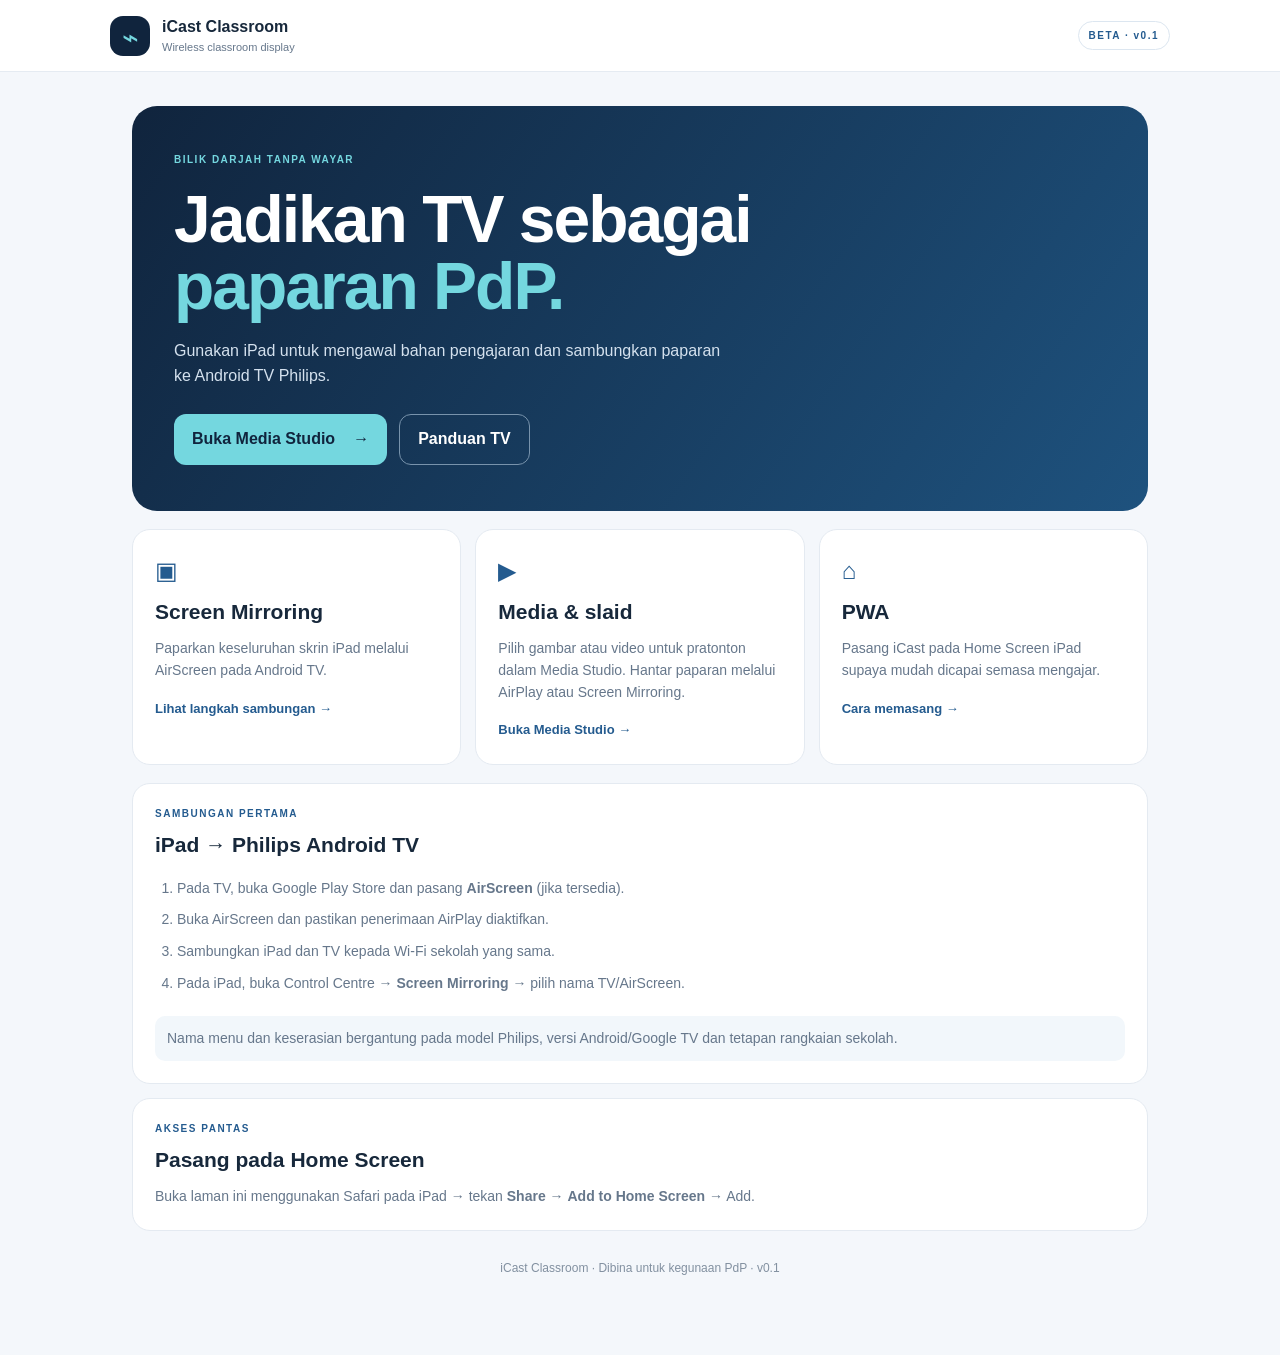
<file: index.html>
<!doctype html>
<html lang="ms">
<head>
  <meta charset="utf-8"><meta name="viewport" content="width=device-width,initial-scale=1">
  <meta name="theme-color" content="#10243d"><meta name="description" content="iCast Classroom - paparan media dan panduan sambungan iPad ke Android TV.">
  <link rel="manifest" href="./manifest.json"><link rel="stylesheet" href="./styles.css">
  <title>iCast Classroom</title>
</head>
<body>
<header class="top"><div class="brand"><span class="brandmark">⌁</span><div><b>iCast Classroom</b><small>Wireless classroom display</small></div></div><span class="pill">BETA · v0.1</span></header>
<main class="wrap">
  <section class="hero"><div class="eyebrow">BILIK DARJAH TANPA WAYAR</div><h1>Jadikan TV sebagai<br><em>paparan PdP.</em></h1><p>Gunakan iPad untuk mengawal bahan pengajaran dan sambungkan paparan ke Android TV Philips.</p>
  <div class="hero-actions"><a class="btn primary" href="./sender/">Buka Media Studio <span>→</span></a><a class="btn ghost" href="./receiver/">Panduan TV</a></div></section>
  <section class="grid">
    <article class="tile"><div class="tile-icon">▣</div><h2>Screen Mirroring</h2><p>Paparkan keseluruhan skrin iPad melalui AirScreen pada Android TV.</p><a href="#mirror">Lihat langkah sambungan →</a></article>
    <article class="tile"><div class="tile-icon">▶</div><h2>Media & slaid</h2><p>Pilih gambar atau video untuk pratonton dalam Media Studio. Hantar paparan melalui AirPlay atau Screen Mirroring.</p><a href="./sender/">Buka Media Studio →</a></article>
    <article class="tile"><div class="tile-icon">⌂</div><h2>PWA</h2><p>Pasang iCast pada Home Screen iPad supaya mudah dicapai semasa mengajar.</p><a href="#install">Cara memasang →</a></article>
  </section>
  <section class="panel" id="mirror"><div class="eyebrow">SAMBUNGAN PERTAMA</div><h2>iPad → Philips Android TV</h2><ol><li>Pada TV, buka Google Play Store dan pasang <b>AirScreen</b> (jika tersedia).</li><li>Buka AirScreen dan pastikan penerimaan AirPlay diaktifkan.</li><li>Sambungkan iPad dan TV kepada Wi-Fi sekolah yang sama.</li><li>Pada iPad, buka Control Centre → <b>Screen Mirroring</b> → pilih nama TV/AirScreen.</li></ol><p class="note">Nama menu dan keserasian bergantung pada model Philips, versi Android/Google TV dan tetapan rangkaian sekolah.</p></section>
  <section class="panel" id="install"><div class="eyebrow">AKSES PANTAS</div><h2>Pasang pada Home Screen</h2><p>Buka laman ini menggunakan Safari pada iPad → tekan <b>Share</b> → <b>Add to Home Screen</b> → Add.</p></section>
  <footer>iCast Classroom · Dibina untuk kegunaan PdP · v0.1</footer>
</main><script src="./app.js"></script>
</body></html>
</file>
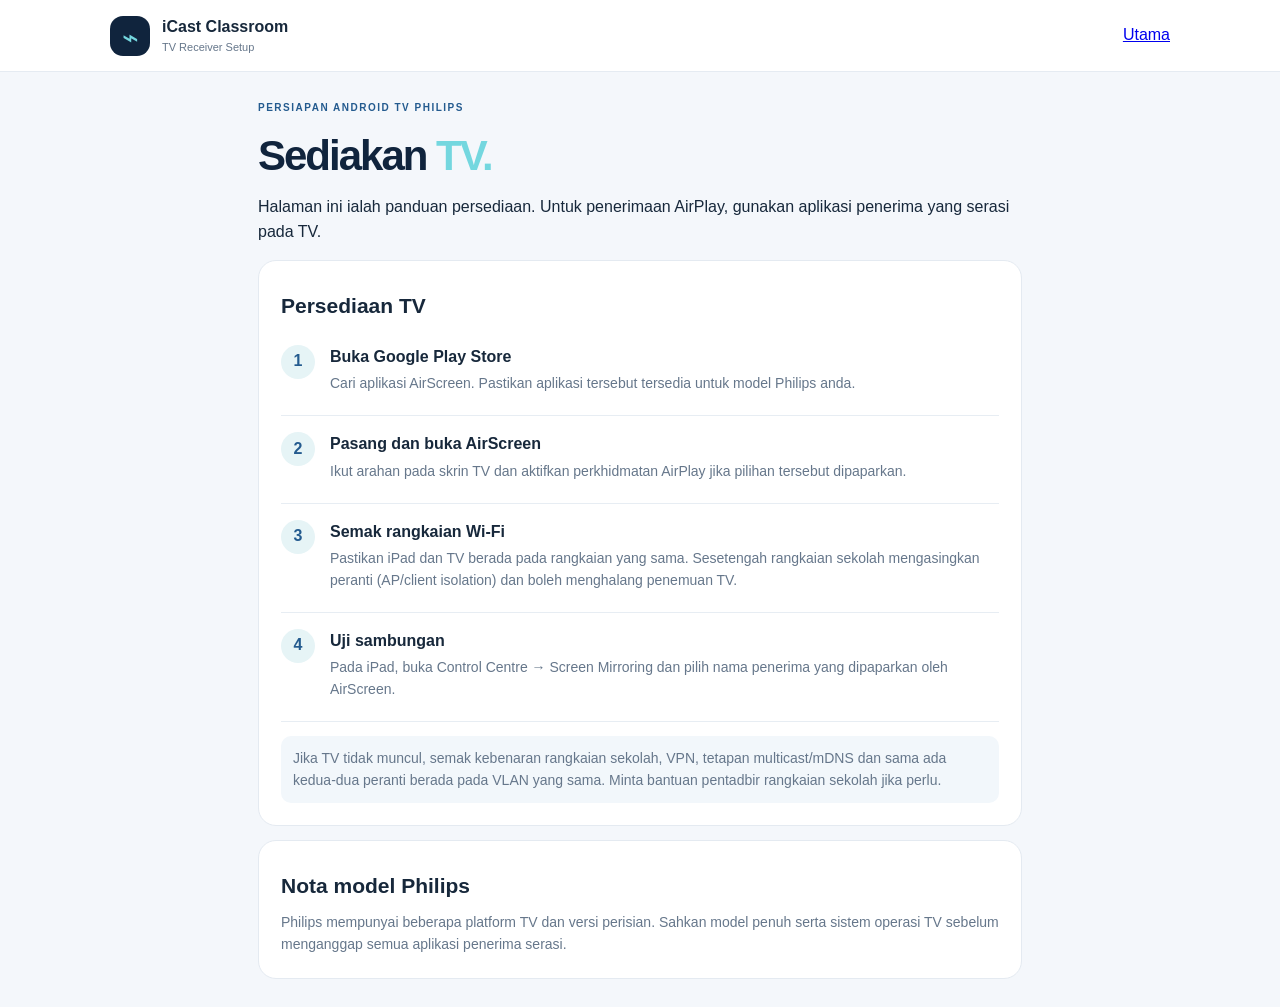
<file: receiver/index.html>
<!doctype html><html lang="ms"><head><meta charset="utf-8"><meta name="viewport" content="width=device-width,initial-scale=1"><meta name="theme-color" content="#10243d"><link rel="stylesheet" href="../styles.css"><title>TV Setup · iCast</title><style>.setup{max-width:800px;margin:auto;padding:28px 18px}.step{display:flex;gap:15px;padding:16px 0;border-bottom:1px solid #e7edf3}.num{flex:0 0 34px;height:34px;border-radius:50%;background:#e6f4f6;color:#245b8f;display:grid;place-items:center;font-weight:800}.step p{margin:4px 0;color:#66778b;font-size:14px}</style></head><body><header class="top"><div class="brand"><span class="brandmark">⌁</span><div><b>iCast Classroom</b><small>TV Receiver Setup</small></div></div><a href="../" class="back">Utama</a></header><main class="setup"><div class="eyebrow">PERSIAPAN ANDROID TV PHILIPS</div><h1 style="font-size:42px;color:#10243d">Sediakan <em>TV.</em></h1><p>Halaman ini ialah panduan persediaan. Untuk penerimaan AirPlay, gunakan aplikasi penerima yang serasi pada TV.</p>
<div class="panel"><h2>Persediaan TV</h2>
<div class="step"><div class="num">1</div><div><b>Buka Google Play Store</b><p>Cari aplikasi AirScreen. Pastikan aplikasi tersebut tersedia untuk model Philips anda.</p></div></div>
<div class="step"><div class="num">2</div><div><b>Pasang dan buka AirScreen</b><p>Ikut arahan pada skrin TV dan aktifkan perkhidmatan AirPlay jika pilihan tersebut dipaparkan.</p></div></div>
<div class="step"><div class="num">3</div><div><b>Semak rangkaian Wi-Fi</b><p>Pastikan iPad dan TV berada pada rangkaian yang sama. Sesetengah rangkaian sekolah mengasingkan peranti (AP/client isolation) dan boleh menghalang penemuan TV.</p></div></div>
<div class="step"><div class="num">4</div><div><b>Uji sambungan</b><p>Pada iPad, buka Control Centre → Screen Mirroring dan pilih nama penerima yang dipaparkan oleh AirScreen.</p></div></div>
<p class="note">Jika TV tidak muncul, semak kebenaran rangkaian sekolah, VPN, tetapan multicast/mDNS dan sama ada kedua-dua peranti berada pada VLAN yang sama. Minta bantuan pentadbir rangkaian sekolah jika perlu.</p></div>
<div class="panel"><h2>Nota model Philips</h2><p>Philips mempunyai beberapa platform TV dan versi perisian. Sahkan model penuh serta sistem operasi TV sebelum menganggap semua aplikasi penerima serasi.</p></div></main></body></html>
</file>
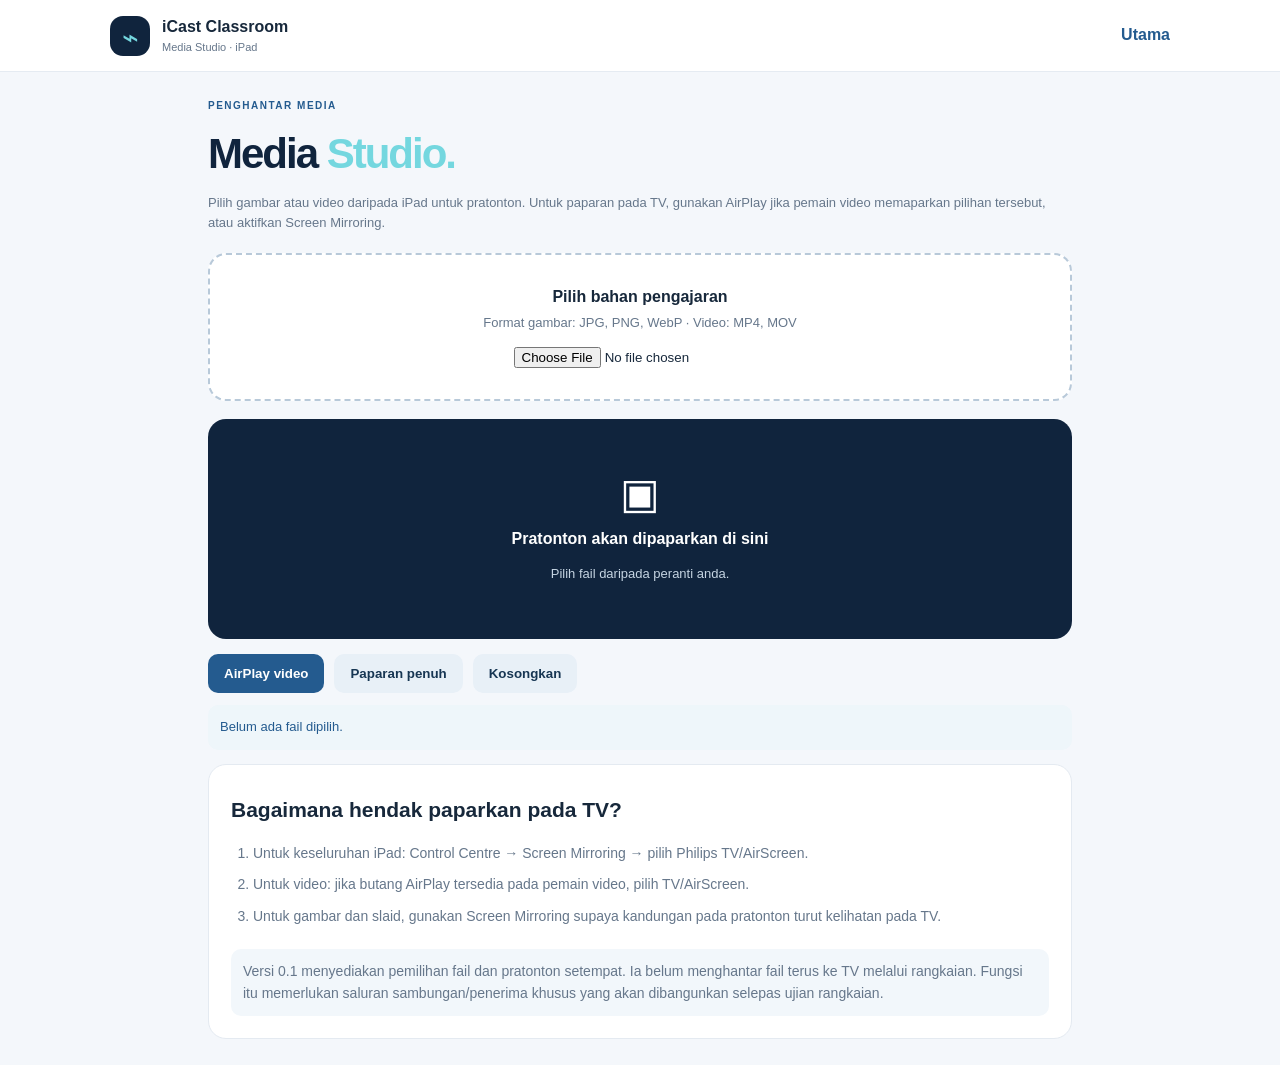
<file: sender/index.html>
<!doctype html><html lang="ms"><head><meta charset="utf-8"><meta name="viewport" content="width=device-width,initial-scale=1"><meta name="theme-color" content="#10243d"><link rel="manifest" href="../manifest.json"><link rel="stylesheet" href="../styles.css"><title>Media Studio · iCast</title><style>.studio{max-width:900px;margin:auto;padding:26px 18px}.back{color:#245b8f;text-decoration:none;font-weight:700}.drop{margin-top:20px;border:2px dashed #b8c9d9;border-radius:18px;padding:30px;text-align:center;background:#fff}.drop input{max-width:100%;margin-top:12px}.preview{margin-top:18px;background:#10243d;border-radius:18px;min-height:220px;display:grid;place-items:center;padding:15px;color:white;text-align:center;overflow:hidden}.preview img,.preview video{max-width:100%;max-height:55vh;border-radius:10px}.controls{display:flex;gap:10px;flex-wrap:wrap;margin-top:15px}.action{border:0;border-radius:10px;padding:12px 16px;font-weight:750;background:#245b8f;color:white}.action.alt{background:#e8f0f7;color:#173653}.hint{font-size:13px;color:#66778b}.status{margin-top:12px;padding:12px;background:#eef6fa;border-radius:10px;color:#245b8f;font-size:13px}</style></head><body><header class="top"><div class="brand"><span class="brandmark">⌁</span><div><b>iCast Classroom</b><small>Media Studio · iPad</small></div></div><a class="back" href="../">Utama</a></header><main class="studio"><div class="eyebrow">PENGHANTAR MEDIA</div><h1 style="font-size:42px;color:#10243d">Media <em>Studio.</em></h1><p class="hint">Pilih gambar atau video daripada iPad untuk pratonton. Untuk paparan pada TV, gunakan AirPlay jika pemain video memaparkan pilihan tersebut, atau aktifkan Screen Mirroring.</p><section class="drop"><b>Pilih bahan pengajaran</b><br><span class="hint">Format gambar: JPG, PNG, WebP · Video: MP4, MOV</span><br><input id="file" type="file" accept="image/*,video/*"></section><section id="preview" class="preview"><div><div style="font-size:42px">▣</div><b>Pratonton akan dipaparkan di sini</b><p class="hint" style="color:#c5d4e2">Pilih fail daripada peranti anda.</p></div></section><div class="controls"><button class="action" id="airplay">AirPlay video</button><button class="action alt" id="fullscreen">Paparan penuh</button><button class="action alt" id="clear">Kosongkan</button></div><div id="status" class="status">Belum ada fail dipilih.</div><section class="panel"><h2>Bagaimana hendak paparkan pada TV?</h2><ol><li>Untuk keseluruhan iPad: Control Centre → Screen Mirroring → pilih Philips TV/AirScreen.</li><li>Untuk video: jika butang AirPlay tersedia pada pemain video, pilih TV/AirScreen.</li><li>Untuk gambar dan slaid, gunakan Screen Mirroring supaya kandungan pada pratonton turut kelihatan pada TV.</li></ol><p class="note">Versi 0.1 menyediakan pemilihan fail dan pratonton setempat. Ia belum menghantar fail terus ke TV melalui rangkaian. Fungsi itu memerlukan saluran sambungan/penerima khusus yang akan dibangunkan selepas ujian rangkaian.</p></section></main><script>
const input=document.getElementById('file'),preview=document.getElementById('preview'),status=document.getElementById('status');let currentUrl=null;
input.addEventListener('change',()=>{const f=input.files&&input.files[0];if(!f)return;if(currentUrl)URL.revokeObjectURL(currentUrl);currentUrl=URL.createObjectURL(f);preview.replaceChildren();let el;if(f.type.startsWith('image/')){el=document.createElement('img');el.alt='Pratonton bahan pengajaran';el.src=currentUrl;}else if(f.type.startsWith('video/')){el=document.createElement('video');el.src=currentUrl;el.controls=true;el.playsInline=true;}else{status.textContent='Format fail tidak disokong.';return;}preview.appendChild(el);status.textContent='Fail dipilih: '+f.name+' · '+(f.size/1024/1024).toFixed(2)+' MB';});
document.getElementById('fullscreen').onclick=()=>{if(preview.requestFullscreen)preview.requestFullscreen();else status.textContent='Paparan penuh tidak disokong oleh pelayar ini.';};
document.getElementById('airplay').onclick=()=>{const v=preview.querySelector('video');if(v&&typeof v.webkitShowPlaybackTargetPicker==='function'){v.webkitShowPlaybackTargetPicker();}else{status.textContent='AirPlay video tidak tersedia untuk fail/pelayar ini. Gunakan Control Centre → Screen Mirroring untuk memaparkan kandungan.';}};
document.getElementById('clear').onclick=()=>{if(currentUrl)URL.revokeObjectURL(currentUrl);currentUrl=null;input.value='';preview.innerHTML='<div><div style="font-size:42px">▣</div><b>Pratonton akan dipaparkan di sini</b><p class="hint" style="color:#c5d4e2">Pilih fail daripada peranti anda.</p></div>';status.textContent='Pratonton dikosongkan.';};
</script></body></html>
</file>
<file: styles.css>
*{box-sizing:border-box} :root{--navy:#10243d;--blue:#245b8f;--cyan:#74d7df;--ink:#17283b;--muted:#66778b;--paper:#f4f7fb}body{margin:0;background:var(--paper);color:var(--ink);font:16px/1.55 -apple-system,BlinkMacSystemFont,"Segoe UI",sans-serif}.top{height:72px;padding:0 max(22px,calc((100% - 1060px)/2));display:flex;align-items:center;justify-content:space-between;background:#fff;border-bottom:1px solid #e5ebf2}.brand{display:flex;gap:12px;align-items:center}.brandmark{display:grid;place-items:center;width:40px;height:40px;border-radius:13px;background:var(--navy);color:var(--cyan);font-size:28px}.brand small{display:block;color:var(--muted);font-size:11px}.pill,.eyebrow{font-size:10px;font-weight:800;letter-spacing:1.5px;color:var(--blue)}.pill{border:1px solid #dce6f0;padding:6px 10px;border-radius:99px}.wrap{max-width:1060px;margin:auto;padding:34px 22px 50px}.hero{padding:46px 42px;border-radius:25px;background:linear-gradient(125deg,#10243d,#1e527e);color:white;overflow:hidden}.hero .eyebrow{color:var(--cyan)}h1{font-size:clamp(38px,7vw,66px);line-height:1.03;letter-spacing:-2px;margin:18px 0}h1 em{font-style:normal;color:var(--cyan)}.hero p{max-width:560px;color:#d4e1ee}.hero-actions{display:flex;gap:12px;flex-wrap:wrap;margin-top:25px}.btn{display:inline-flex;gap:18px;align-items:center;text-decoration:none;padding:12px 18px;border-radius:12px;font-weight:750}.primary{background:var(--cyan);color:#10243d}.ghost{border:1px solid #7893ac;color:white}.grid{display:grid;grid-template-columns:repeat(3,1fr);gap:14px;margin:18px 0}.tile,.panel{background:#fff;border:1px solid #e4eaf1;border-radius:18px;padding:22px}.tile-icon{font-size:24px;color:var(--blue)}h2{font-size:21px;line-height:1.2;margin:10px 0}.tile p,.panel p,.panel li{color:var(--muted);font-size:14px}.tile a{color:var(--blue);font-weight:700;text-decoration:none;font-size:13px}.panel{margin-top:14px}.panel ol{padding-left:22px}.panel li{padding:5px 0}.note{padding:12px;background:#f2f7fb;border-radius:10px}.panel p{margin-bottom:0}footer{text-align:center;color:#8290a0;font-size:12px;padding:28px 0}@media(max-width:720px){.grid{grid-template-columns:1fr}.hero{padding:32px 24px}.wrap{padding:20px 15px 40px}.top{padding:0 16px}}
</file>
